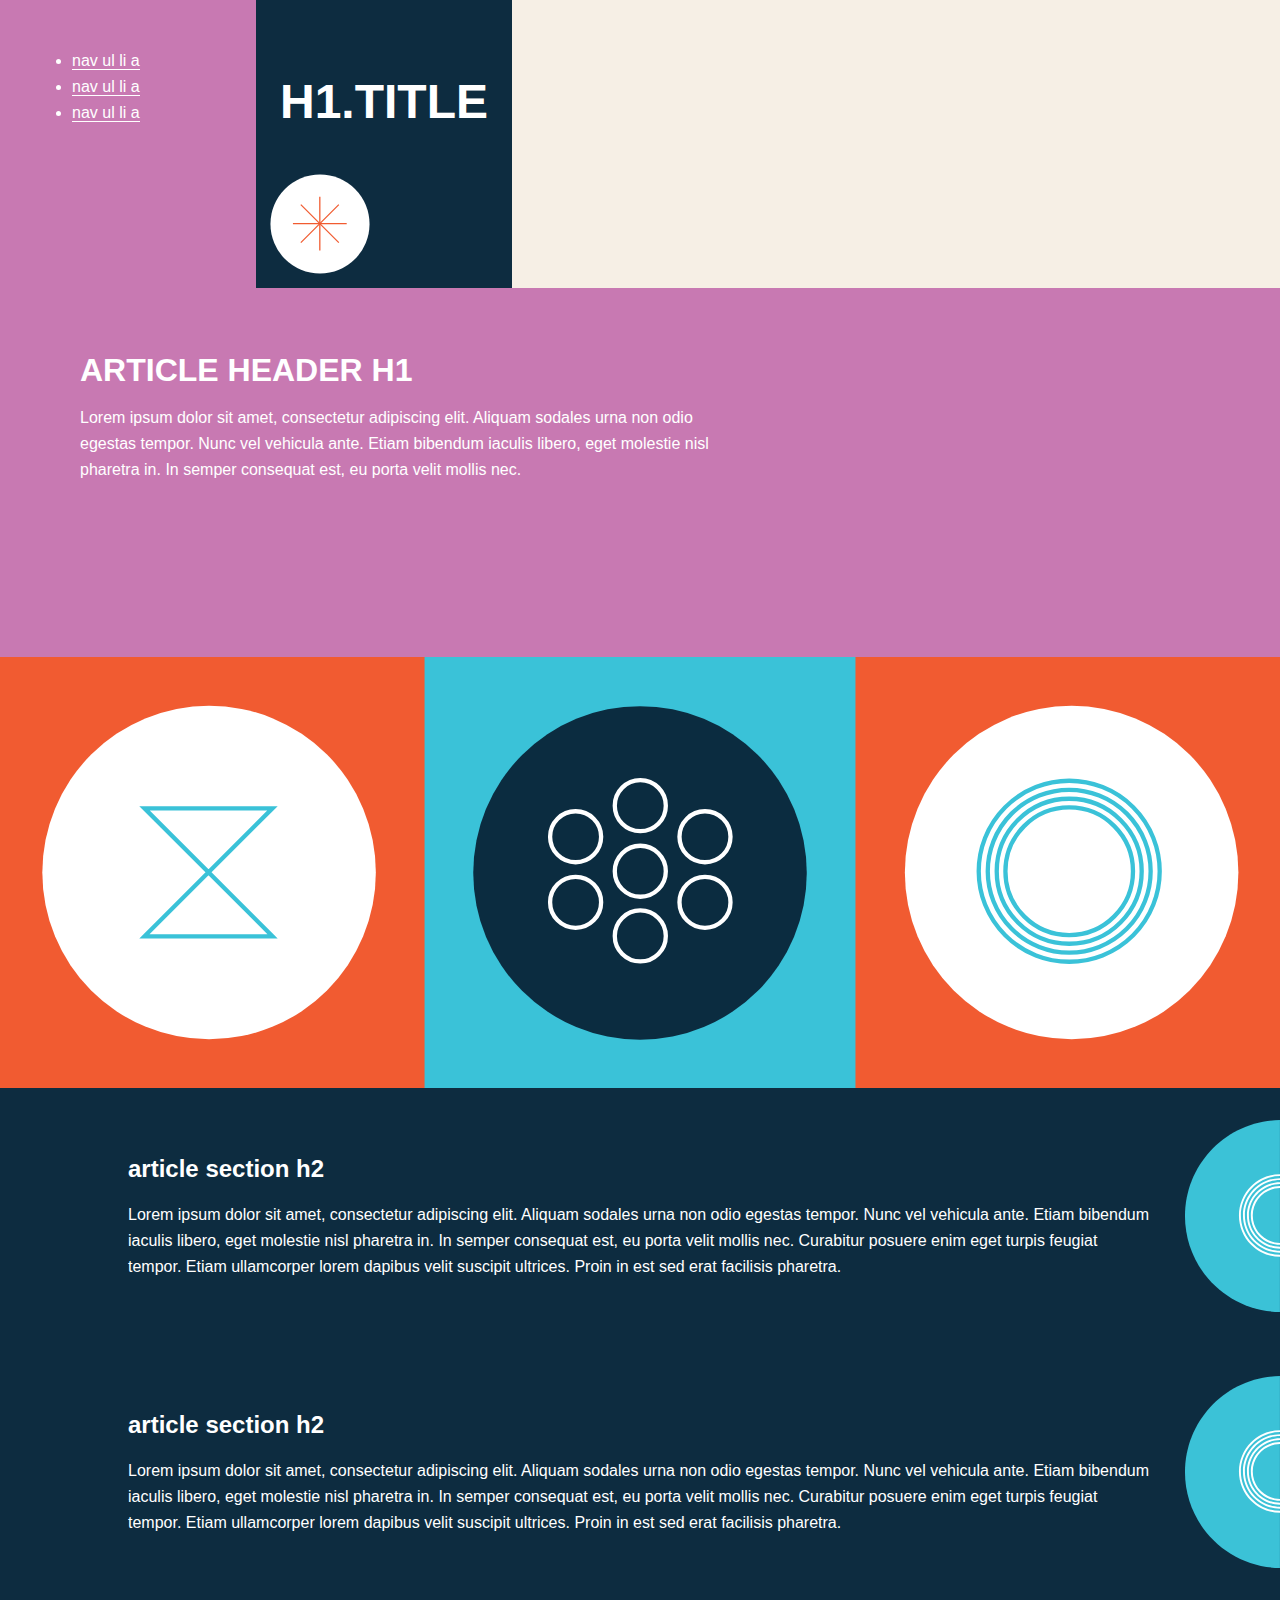
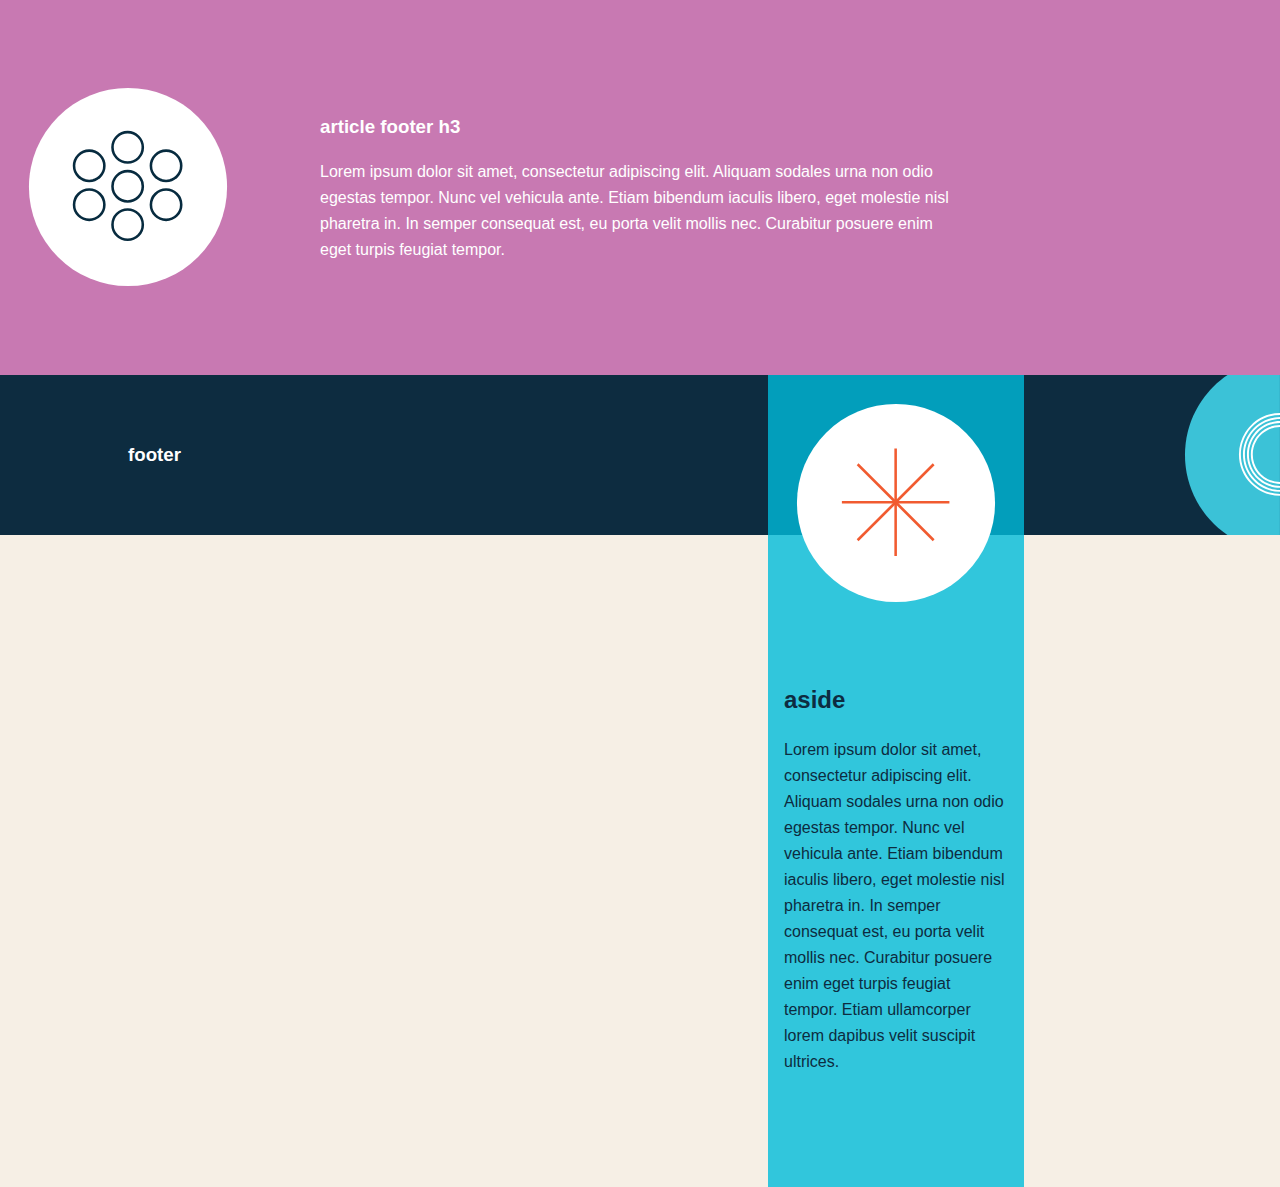
<file: ting.wei/initializr/index.html>
<!doctype html>
<!--[if lt IE 7]>      <html class="no-js lt-ie9 lt-ie8 lt-ie7" lang=""> <![endif]-->
<!--[if IE 7]>         <html class="no-js lt-ie9 lt-ie8" lang=""> <![endif]-->
<!--[if IE 8]>         <html class="no-js lt-ie9" lang=""> <![endif]-->
<!--[if gt IE 8]><!--> <html class="no-js" lang=""> <!--<![endif]-->
    <head>
        <meta charset="utf-8">
        <meta http-equiv="X-UA-Compatible" content="IE=edge,chrome=1">
        <title></title>
        <meta name="description" content="">
        <meta name="viewport" content="width=device-width, initial-scale=1">
        <link rel="apple-touch-icon" href="apple-touch-icon.png">

        <link rel="stylesheet" href="css/normalize.min.css">
        <link rel="stylesheet" href="css/theme.css">

        <script src="js/vendor/modernizr-2.8.3-respond-1.4.2.min.js"></script>
    </head>
    <body>
        <!--[if lt IE 8]>
            <p class="browserupgrade">You are using an <strong>outdated</strong> browser. Please <a href="http://browsehappy.com/">upgrade your browser</a> to improve your experience.</p>
        <![endif]-->

        <div class="header-container">
            <header class="wrapper clearfix">
                <h1 class="title">h1.title</h1>
                <nav>
                    <ul>
                        <li><a href="#">nav ul li a</a></li>
                        <li><a href="#">nav ul li a</a></li>
                        <li><a href="#">nav ul li a</a></li>
                    </ul>
                </nav>
            </header>
        </div>

        <div class="main-container">
            <div class="main wrapper clearfix">

                <article>
                    <header>
                        <h1>article header h1</h1>
                        <p>Lorem ipsum dolor sit amet, consectetur adipiscing elit. Aliquam sodales urna non odio egestas tempor. Nunc vel vehicula ante. Etiam bibendum iaculis libero, eget molestie nisl pharetra in. In semper consequat est, eu porta velit mollis nec.</p>
                    </header>
                    <section>
                        <h2>article section h2</h2>
                        <p>Lorem ipsum dolor sit amet, consectetur adipiscing elit. Aliquam sodales urna non odio egestas tempor. Nunc vel vehicula ante. Etiam bibendum iaculis libero, eget molestie nisl pharetra in. In semper consequat est, eu porta velit mollis nec. Curabitur posuere enim eget turpis feugiat tempor. Etiam ullamcorper lorem dapibus velit suscipit ultrices. Proin in est sed erat facilisis pharetra.</p>
                    </section>
                    <section>
                        <h2>article section h2</h2>
                        <p>Lorem ipsum dolor sit amet, consectetur adipiscing elit. Aliquam sodales urna non odio egestas tempor. Nunc vel vehicula ante. Etiam bibendum iaculis libero, eget molestie nisl pharetra in. In semper consequat est, eu porta velit mollis nec. Curabitur posuere enim eget turpis feugiat tempor. Etiam ullamcorper lorem dapibus velit suscipit ultrices. Proin in est sed erat facilisis pharetra.</p>
                    </section>
                    <footer>
                        <h3>article footer h3</h3>
                        <p>Lorem ipsum dolor sit amet, consectetur adipiscing elit. Aliquam sodales urna non odio egestas tempor. Nunc vel vehicula ante. Etiam bibendum iaculis libero, eget molestie nisl pharetra in. In semper consequat est, eu porta velit mollis nec. Curabitur posuere enim eget turpis feugiat tempor.</p>
                    </footer>
                </article>

                <aside>
                    <h3>aside</h3>
                    <p>Lorem ipsum dolor sit amet, consectetur adipiscing elit. Aliquam sodales urna non odio egestas tempor. Nunc vel vehicula ante. Etiam bibendum iaculis libero, eget molestie nisl pharetra in. In semper consequat est, eu porta velit mollis nec. Curabitur posuere enim eget turpis feugiat tempor. Etiam ullamcorper lorem dapibus velit suscipit ultrices.</p>
                </aside>

            </div> <!-- #main -->
        </div> <!-- #main-container -->

        <div class="footer-container">
            <footer class="wrapper">
                <h3>footer</h3>
            </footer>
        </div>

        <script src="//ajax.googleapis.com/ajax/libs/jquery/1.11.2/jquery.min.js"></script>
        <script>window.jQuery || document.write('<script src="js/vendor/jquery-1.11.2.min.js"><\/script>')</script>

        <script src="js/main.js"></script>

        <!-- Google Analytics: change UA-XXXXX-X to be your site's ID. -->
        <script>
            (function(b,o,i,l,e,r){b.GoogleAnalyticsObject=l;b[l]||(b[l]=
            function(){(b[l].q=b[l].q||[]).push(arguments)});b[l].l=+new Date;
            e=o.createElement(i);r=o.getElementsByTagName(i)[0];
            e.src='//www.google-analytics.com/analytics.js';
            r.parentNode.insertBefore(e,r)}(window,document,'script','ga'));
            ga('create','UA-XXXXX-X','auto');ga('send','pageview');
        </script>
    </body>
</html>
</file>
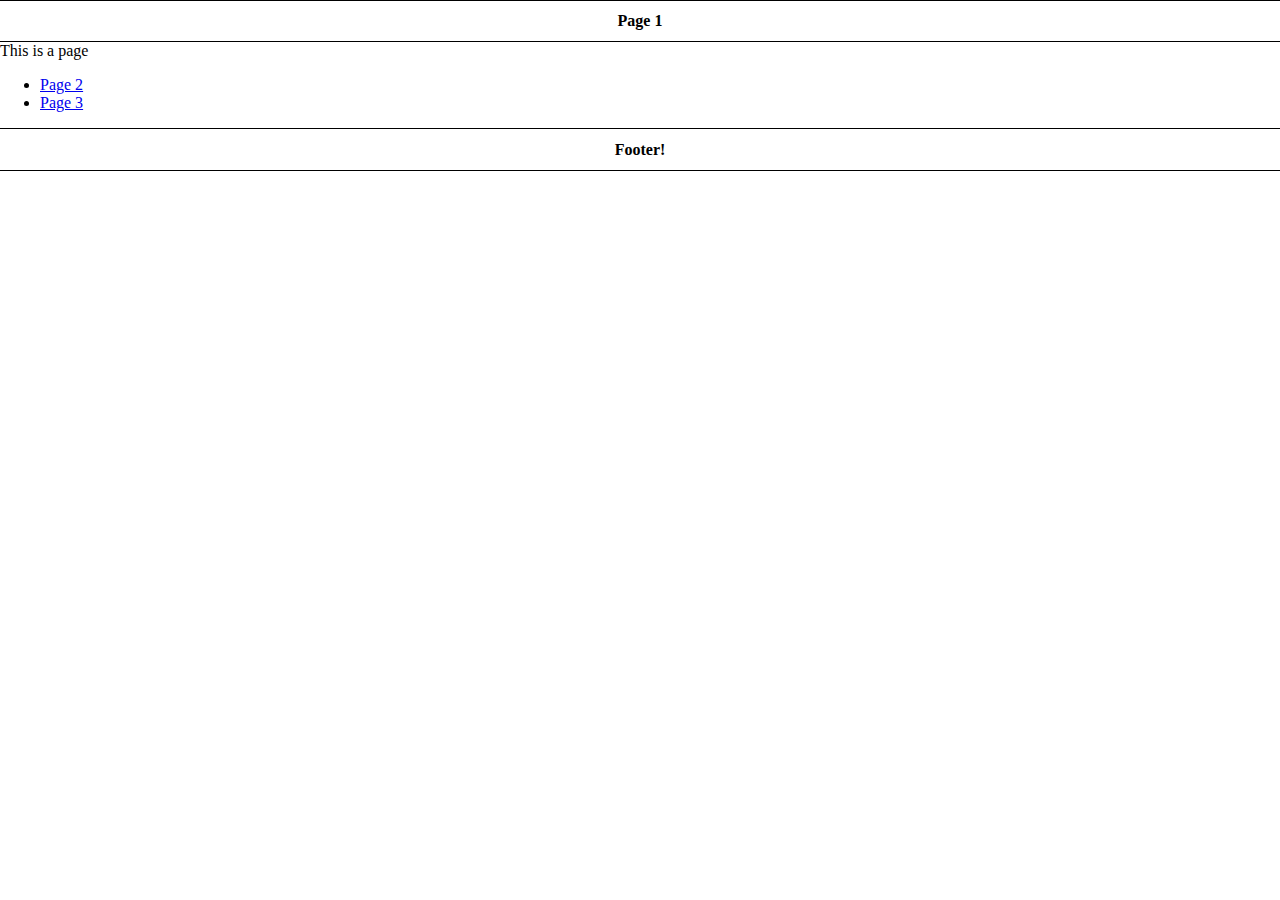
<file: ting.wei/demo/jqmobile.html>
<!DOCTYPE html>
<html lang="en">
<head>
	<meta charset="UTF-8">
	<meta name="viewport" content="width=device-width, initial-scale=1.0">
	<title>jQuery Mobile</title>

	<link rel="stylesheet" href="../lib/css/jquery.mobile.structure-1.4.5.min.css">

	<script src="../lib/js/jquery-2.2.4.min.js"></script>
	<script src="../lib/js/jquery.mobile-1.4.5.min.js"></script>

</head>
<body>

	 <section data-role="page" id="page1">
      <header data-role="header">
         <h1>Page 1</h1>
      </header>
      <div data-role="main">
         This is a page

         <ul>
            <li><a href="#page2">Page 2</a></li>
            <li><a href="#page3">Page 3</a></li>
         </ul>
      </div>
      <footer data-role="footer">
         <h1>Footer!</h1>
      </footer>
   </section>






   <section data-role="page" id="page2">
      <header data-role="header">
         <h1>Page 2</h1>
      </header>
      <div data-role="main">
         This is also a page

         <ul>
            <li><a href="#page1">Page 1</a></li>
            <li><a href="#page3">Page 3</a></li>
         </ul>
      </div>
      <footer data-role="footer">
         <h1>Footer!</h1>
      </footer>
   </section>





   <section data-role="page" id="page3">
      <header data-role="header">
         <h1>Page 3</h1>
         <a href="#" data-rel="back">Back</a>
      </header>
      <div data-role="main">
         This is still a page

         <ul>
            <li><a href="#page1">Page 1</a></li>
         </ul>
      </div>
   </section>
</body>
</html>
</file>
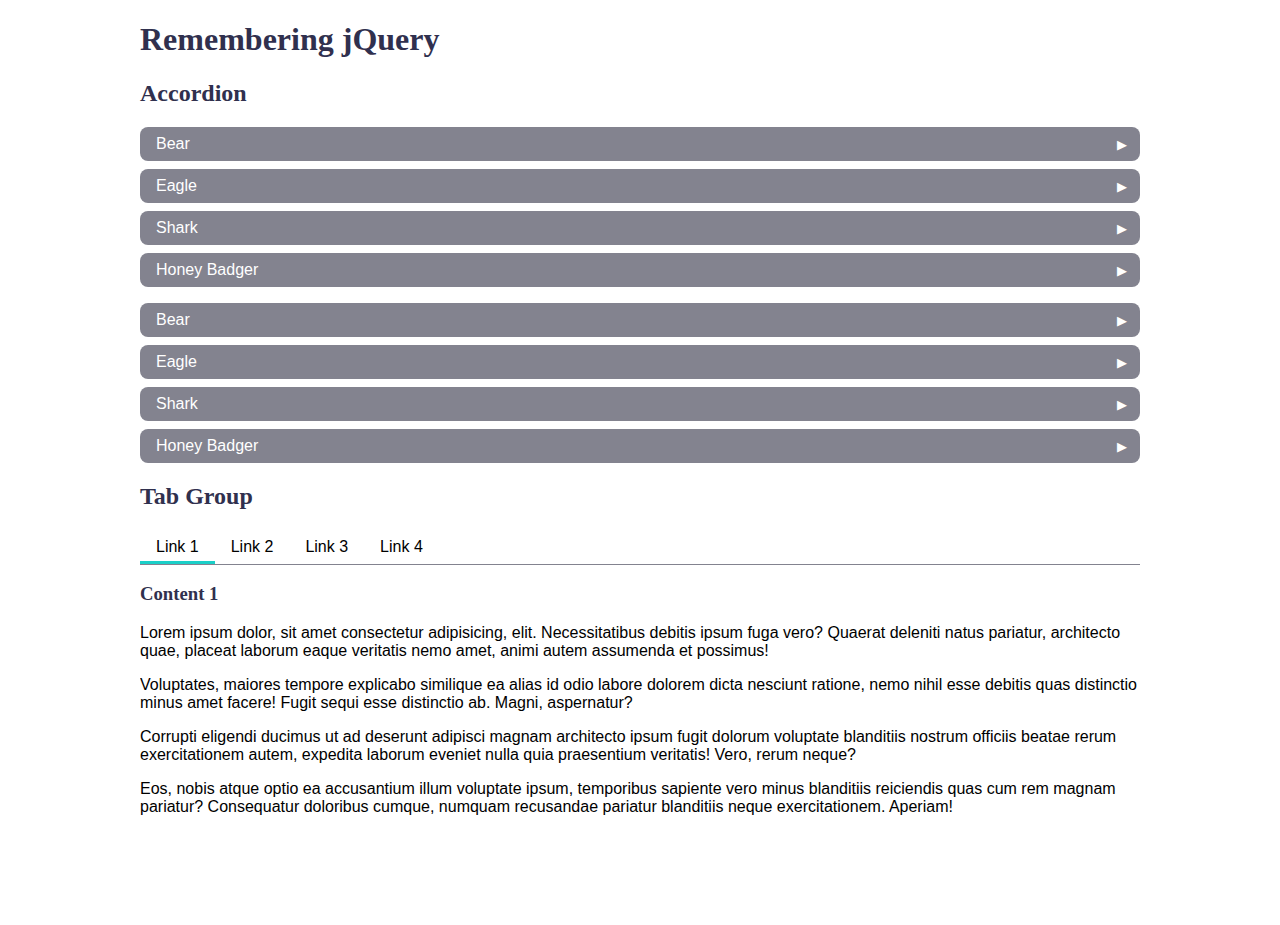
<file: ting.wei/demo/jquery.html>
<!DOCTYPE html>
<html lang="en">
<head>
   <meta charset="UTF-8">
   <meta name="viewport" content="width=device-width, initial-scale=1.0">
   <title>Jquery Demos</title>

   <link rel="stylesheet" href="../css/style.css">

   <script src="https://code.jquery.com/jquery-3.2.1.min.js"></script>
   <script>
   $(()=>{

      /* ACCORDION */
      $('.accordion dt').on('click',function(e){
         // lexical this
         // $(this).next().toggle();
         // $(this).next().slideToggle();
         // $(this).next().slideDown()
         //    .siblings('dd').slideUp();

         if($(this).hasClass('active')) {
            $(this).removeClass('active')
               .next().slideUp();
         } else {
            $(this).addClass('active')
               .siblings('dt').removeClass('active');
            $(this).next().slideDown()
               .siblings('dd').slideUp();
         }
      })



      /* TAB GROUP */
      $('.tabgroup .tab').on('click',function(e) {
         let index = $(this).index();

         $(this).addClass('active')
            .siblings().removeClass('active');

         $(this)
            .closest('.tabgroup').find('.content')
            .eq(index).addClass('active')
            .siblings().removeClass('active');
      })
   })
   </script>
</head>
<body>
   <header class="container">
      <h1>Remembering jQuery</h1>
   </header>

   <div class="container">
      <h2>Accordion</h2>

      <dl class="accordion">
         <!-- (dt+dd)*4 -->
         <dt>Bear</dt>
         <dd>Lives in the woods</dd>
         <dt>Eagle</dt>
         <dd>Lives in the sky</dd>
         <dt>Shark</dt>
         <dd>Lives in the ocean</dd>
         <dt>Honey Badger</dt>
         <dd>Don't give a crap</dd>
      </dl>


      <dl class="accordion">
         <!-- (dt+dd)*4 -->
         <dt>Bear</dt>
         <dd>Lives in the woods</dd>
         <dt>Eagle</dt>
         <dd>Lives in the sky</dd>
         <dt>Shark</dt>
         <dd>Lives in the ocean</dd>
         <dt>Honey Badger</dt>
         <dd>Don't give a crap</dd>
      </dl>

   </div>

   <div class="container">
      <h2>Tab Group</h2>

      <div class="tabgroup">
         <div class="tabs">
            <!-- .tab*4{Link $} -->
            <div class="tab active">Link 1</div>
            <div class="tab">Link 2</div>
            <div class="tab">Link 3</div>
            <div class="tab">Link 4</div>
         </div>
         <div class="contents">
            <!-- .content*4>h3{Content $}+div>p*4>lorem30 -->
            <div class="content active">
               <h3>Content 1</h3>
               <div>
                  <p>Lorem ipsum dolor, sit amet consectetur adipisicing, elit. Necessitatibus debitis ipsum fuga vero? Quaerat deleniti natus pariatur, architecto quae, placeat laborum eaque veritatis nemo amet, animi autem assumenda et possimus!</p>
                  <p>Voluptates, maiores tempore explicabo similique ea alias id odio labore dolorem dicta nesciunt ratione, nemo nihil esse debitis quas distinctio minus amet facere! Fugit sequi esse distinctio ab. Magni, aspernatur?</p>
                  <p>Corrupti eligendi ducimus ut ad deserunt adipisci magnam architecto ipsum fugit dolorum voluptate blanditiis nostrum officiis beatae rerum exercitationem autem, expedita laborum eveniet nulla quia praesentium veritatis! Vero, rerum neque?</p>
                  <p>Eos, nobis atque optio ea accusantium illum voluptate ipsum, temporibus sapiente vero minus blanditiis reiciendis quas cum rem magnam pariatur? Consequatur doloribus cumque, numquam recusandae pariatur blanditiis neque exercitationem. Aperiam!</p>
               </div>
            </div>
            <div class="content">
               <h3>Content 2</h3>
               <div>
                  <p>Lorem ipsum dolor sit amet consectetur, adipisicing elit. Tempora porro optio perferendis, inventore, exercitationem hic iusto earum cum sequi possimus in consectetur rem consequuntur eos, quos. Tenetur reprehenderit, odio accusantium?</p>
                  <p>Aut qui ipsa cum obcaecati, vero nulla doloribus maxime, non consectetur sed cumque ad pariatur doloremque unde porro ratione inventore itaque nobis consequuntur laborum, sunt deserunt delectus. Laborum, officiis, molestiae!</p>
                  <p>Aliquid deleniti sapiente et autem asperiores consectetur corporis, voluptatibus modi, nostrum omnis odit, perspiciatis earum consequuntur magnam a quam? Repellat expedita commodi placeat iure excepturi praesentium repudiandae nostrum temporibus, ipsum.</p>
                  <p>Deserunt repellendus iure sint amet, mollitia, laudantium similique quod dolor aliquid molestias ea numquam, unde. Quia, ab dolore doloribus consequatur labore ullam omnis eligendi mollitia voluptatibus qui accusantium deleniti vero?</p>
               </div>
            </div>
            <div class="content">
               <h3>Content 3</h3>
               <div>
                  <p>Lorem ipsum, dolor, sit amet consectetur adipisicing elit. Porro aut, deleniti ea quis adipisci. Repellat voluptatem sapiente, eius error, quod in corporis adipisci tenetur excepturi nisi, nihil quibusdam dolor. Dolor.</p>
                  <p>Rem, voluptate. Quibusdam dignissimos, at voluptas corrupti praesentium harum, repudiandae facere corporis, facilis id beatae qui expedita illum aut. Quasi incidunt temporibus minus sequi commodi pariatur, soluta, fuga recusandae quibusdam.</p>
                  <p>Deleniti quasi obcaecati nobis fugiat odio tenetur. Fugiat vitae pariatur officia deserunt explicabo distinctio. Quod, itaque quos dicta praesentium veritatis beatae delectus, excepturi nisi quia. Error neque id ullam, mollitia!</p>
                  <p>Sequi eligendi commodi eveniet, a hic alias fuga explicabo harum voluptas laudantium. Iste ipsa, iusto id repudiandae? Libero labore aut hic ab beatae repudiandae doloribus voluptas. Labore in saepe corrupti?</p>
               </div>
            </div>
            <div class="content">
               <h3>Content 4</h3>
               <div>
                  <p>Lorem ipsum dolor sit amet consectetur adipisicing elit. Sed hic itaque aliquid cumque ducimus rem molestiae fuga maxime similique, repellendus id laudantium illo repellat totam delectus, consequuntur quod sit, ea!</p>
                  <p>Nesciunt quae fugiat aliquam recusandae voluptates ea, asperiores consequuntur odio quo, mollitia adipisci minus et quaerat, obcaecati. Ut est sint consequatur tempora odit vitae, ipsam iste magni, ratione ipsa delectus!</p>
                  <p>Repellat accusamus fugiat saepe quae eius sed incidunt, alias non iste, quibusdam pariatur omnis minus deserunt harum, praesentium autem et at modi beatae soluta. Voluptates natus doloremque nemo. Nostrum, excepturi.</p>
                  <p>Error, mollitia illum! Eligendi autem debitis optio, maiores tempora, placeat deserunt exercitationem atque quis adipisci cupiditate. Repellat nulla saepe perspiciatis dicta omnis iure cupiditate culpa quibusdam. Commodi sed vel praesentium?</p>
               </div>
            </div>
         </div>
      </div>
   </div>
</body>

</html>
</file>
<file: ting.wei/initializr/css/theme.css>
/* reference from http://www.csszengarden.com/221/ */


/* 
==========================================================================
Some globals
==========================================================================
*/
abbr[title],
acronym[title] {
  border-bottom-width: 0;
}
html,
body {
  font-family: "ff-meta-web-pro", sans-serif;
  text-rendering: optimizeLegibility;
  font-size: 100%;
  line-height: 26px;
  background: #f6efe5;
  background-size: 60%;
  color: #0d2c40;
}
a {
  color: #0d2c40;
  text-decoration: none;
  border-bottom: 1px solid #0d2c40;
  -webkit-transition: all 0.2s ease-out;
  -moz-transition: all 0.2s ease-out;
  -o-transition: all 0.2s ease-out;
  -ms-transition: all 0.2s ease-out;
  transition: all 0.2s ease-out;
}
a:hover {
  color: rgba(0, 0, 0, 0.4);
  border-bottom: 1px solid rgba(0, 0, 0, 0.4);
}


/* 
==========================================================================
Header-container
==========================================================================
*/
.header-container {
  overflow: hidden;
}
.header-container header {
  position: relative;
  background: #c879b2;
  overflow: hidden;
  width: 40%;
  height: 18em;
  float: left;
  -webkit-transition: all 0.4s ease;
  -moz-transition: all 0.4s ease;
  -o-transition: all 0.4s ease;
  -ms-transition: all 0.4s ease;
  transition: all 0.4s ease;
}
  @media (max-width: 70em) {
    .header-container header {
      background: #f15a30;
      width: 100%;
      height: 27em;
    }
  }
  @media (max-width: 53em) {
    .header-container header {
      height: 20em;
    }
  }


.title {
  text-transform: uppercase;
  position: relative;
  background: #0d2c40 url(img/icon-star.svg) no-repeat left bottom;
  background-size: 50%;
  float: right;
  color: #ffffff;
  font-size: 300%;
  line-height: 1.25em;
  width: 50%;
  height: 6em;
  margin: 0 0 0 0;
  padding: 1.5em 0.5em 0 0.5em;
  -webkit-box-sizing: border-box;
  -moz-box-sizing: border-box;
  box-sizing: border-box;
}
  @media (max-width: 70em) {
    .title {
      background: #0d2c40 url(img/icon-star.svg) no-repeat left bottom;
      background-size: 49%;
      width: 66.666%;
      height: 9em;
      padding: 1em 0.5em 0 0.5em;
    }
  }
  @media (max-width: 53em) {
    .title {
      background: #0d2c40 url(img/icon-star.svg) no-repeat left bottom;
      background-size: 49%;
      font-size: 200%;
      width: 66.666%;
      height: 10em;
      padding: 1em 0.5em 0 0.5em;
    }
  }

/*nav*/
  .header-container nav {
  font-size: 100%;
  color: #ffffff;
  height: 10em;
  margin: 0;
  padding: 2em 2em 2em 2em;
  -webkit-box-sizing: border-box;
  -moz-box-sizing: border-box;
  box-sizing: border-box;
}
  @media (max-width: 70em) {
    .header-container nav {
      width: 100%;
      height: auto;
      padding: 2em 2em 37% 1em;
    }
  }

.header-container nav a {
  color: #ffffff;
  text-decoration: none;
  border-bottom: 1px solid #ffffff;
}
.header-container nav a:hover {
  color: rgba(0, 0, 0, 0.4);
  border-bottom: 1px solid rgba(0, 0, 0, 0.4);
}

/* 
==========================================================================
Main-container
==========================================================================
*/

.main-container header {
  font-size: 100%;
  color: #ffffff;
  width: 100%;
 
  background: #c879b2 url(img/icons-3-pack.svg);
  background-repeat: no-repeat;
  background-position: center bottom;
  background-size: 101%;
  height: 50em;
  margin: 0;
  padding: 3em 5em 10em 5em;
  -webkit-box-sizing: border-box;
  -moz-box-sizing: border-box;
  box-sizing: border-box;
}
  @media (max-width: 70em) {
    .main-container header {
      width: 100%;
      height: auto;
      padding: 2em 1em 37% 1em;
    }
  }

 .main-container header h1 {
  text-transform: uppercase;
  font-size: 200%;
}

.main-container header p {
  padding: 0 40% 2em 0 ;
  margin: 0;
}
  @media (max-width: 70em) {
    .main-container header p {
      padding: 0 0 1em 35%;
    }
  }
  @media (max-width: 53em) {
    .main-container header p {
      padding: 0 0 1em 0;
    }
  }


.main-container section {
  background: #0d2c40 url(img/icon-half.svg);
  background-repeat: no-repeat;
  background-position: right center;
  background-size: 15%;
  position: relative;
  color: #ffffff;
  width: 100%;
  margin: 0;
  padding: 3em 8em;
  -webkit-box-sizing: border-box;
  -moz-box-sizing: border-box;
  box-sizing: border-box;
}
  @media (max-width: 70em) {
    .main-container section {
      width: 1006%;
      margin: 0;
    }
  }
  @media (max-width: 53em) {
    .main-container section {
      background: #0d2c40;
      width: 100%;
      margin: 0;
      padding: 1em;
    }
  }



/* 
==========================================================================
Aside
==========================================================================
*/

  .main-container aside {
  background: rgba(0, 188, 217, 0.8) url(img/icon-star.svg) no-repeat left top;
  background-size: 100%;
  position: absolute;
  right: 20%;
  z-index: 2;
  margin-left: 0;
  width: 20%;
  padding: 18em 1em 6em 1em;
  -webkit-box-sizing: border-box;
  -moz-box-sizing: border-box;
  box-sizing: border-box;
}
  @media (max-width: 70em) {
    .main-container aside {
      right: 0;
      width: 33.250%;
      padding: 20em 1em 6em 1em;
    }
  }
  @media (max-width: 53em) {
    .main-container aside {
      background: rgba(0, 188, 217, 0.8) url(img/icon-star.svg) no-repeat center top;
      background-size: 33%;
      position: relative;
      right: 0;
      width: 100%;
      margin-top: 0;
      padding: 11em 1em 1em 1em;
    }
  }
  @media (max-width: 33em) {
    .main-container aside {
      background: rgba(0, 188, 217, 0.8) url(img/icon-star.svg) no-repeat center top;
      background-size: 33%;
      position: relative;
      right: 0;
      width: 100%;
      margin-top: 0;
      padding: 2em 1em 1em 1em;
    }
  }
.main-container aside h3 {
  font-size: 150%;
}

/* 
==========================================================================
footer-container
==========================================================================
*/
.main-container footer {
  background: #c879b2 url(img/icon-circles.svg);
  background-repeat: no-repeat;
  background-position: left center;
  background-size: 20%;
  position: relative;
  color: #ffffff;
  width: 100%;
  margin: 0;
  padding: 6em 20em;
  -webkit-box-sizing: border-box;
  -moz-box-sizing: border-box;
  box-sizing: border-box;
  overflow: hidden;
}
 @media (max-width: 70em) {
    .main-container footer {
      width: 100%;
      margin: 0;
    }
  }
  @media (max-width: 53em) {
    .main-container footer {
      background: #c879b2;
      width: 100%;
      margin: 0;
      padding: 1em;
    }
  }

/*  footerfooter*/

.footer-container footer {
  background: #0d2c40 url(img/icon-half.svg);
  background-repeat: no-repeat;
  background-position: right center;
  background-size: 15%;
  position: relative;
  color: #ffffff;
  width: 100%;
  margin: 0;
  padding: 3em 8em;
  -webkit-box-sizing: border-box;
  -moz-box-sizing: border-box;
  box-sizing: border-box;
}
  @media (max-width: 70em) {
    .footer-container footer {
      width: 1006%;
      margin: 0;
    }
  }
  @media (max-width: 53em) {
    .footer-container footer {
      background: #0d2c40;
      width: 100%;
      margin: 0;
      padding: 1em;
    }
  }
</file>
<file: ting.wei/css/style.css>
/* CSS RESET */

*, *::after, *::before {
   box-sizing:border-box;
}

:root {
   --font-sans:Helvetica, Arial, sans-serif;
   --font-serif:Georgia, serif;

   --color-neutral-lighter:#f0f0f1;
   --color-neutral-light:#e0e0e5;
   --color-neutral-mediumer:#b4b4be;
   --color-neutral-medium:#83838f;
   --color-neutral-dark:#30304e;

    --color-main-light: #d5fffe;
    --color-main-medium: #1acfc8;
    --color-main-dark: #1e5452;

   --color-white:#fff;
   --color-black:#000;

   --header-height:3rem;
}

body {
   margin:0;
   font-size:100%;
   font-family:var(--font-sans);
}

h1,
h2,
h3,
h4,
h5,
h6 {
   color:var(--color-neutral-dark);
   font-family:var(--font-serif);
}




a {
   color:inherit;
   font-weight:bold;
   text-decoration:none;
}
   a:hover {
      text-decoration: underline;
   }





/* LAYOUT CLASSES */

.container {
   max-width:1000px;
   margin-left: auto;
   margin-right: auto;
}
.hidden { display:none; }




.display-flex { display:flex; }
.display-block { display:block; }
.display-inline-flex { display:inline-flex; }
.display-inline-block { display:inline-block; }

.flex-stretch { flex: 1 1 auto; }
.flex-none { flex:none; }

.flex-justify-center { justify-content:center; }
.flex-align-center { align-items:center; }





/* Components */

.navbar {
   background-color:var(--color-neutral-dark);
   color:var(--color-neutral-lighter);
   line-height:var(--header-height);
}
.navbar h1 {
   font-family:var(--font-sans);
   color:inherit;
   font-size:1em;
   margin:0;
}
.navbar a {
   display:block;
   padding:0 0.5em;
}
.navbar a:hover {
   text-decoration: none;
   background-color:var(--color-neutral-light);
   color:var(--color-neutral-dark);
}



.nav ul {
   margin-top:0;
   margin-bottom:0;
   padding-left:0;
   list-style-type:none;
}






/* ACCORDION */
.accordion dt {
    background-color: var(--color-neutral-medium);
    padding: 0.5em 1em;
    color: var(--color-white);
    cursor:pointer;
    border-radius: 0.5em;
    position:relative;
    transition:0.1s;
    transition-delay:0.4s;
}
.accordion dt.active {
    border-radius: 0.5em 0.5em 0 0;
    transition:0s;
    transition-delay:0s;
}
.accordion dt::after {
   content:'▶';
   color:inherit;
   font-size:0.8em;
   position:absolute;
   right:1em;
   top:50%;
   transform:translateY(-50%) rotate(0deg);
   transition:all 0.5s;
}
.accordion dt.active::after {
   transform:translateY(-50%) rotate(90deg);
}
.accordion dd {
    margin-left: 0;
    padding: calc(1em - 2px);
    border: 2px solid var(--color-neutral-medium);
    border-top-width:0;
    display:none;
    border-radius: 0 0 0.5em 0.5em;
}
.accordion dt~dt {
   margin-top:0.5em;
}








/* TAB GROUP */
.tabgroup {}
.tabs {
   display:flex;
   border-bottom:1px solid var(--color-neutral-medium);
}
.tab {
   padding:0.5em 1em;
   text-align:center;
   cursor:pointer;
   position:relative;
}
.tab:hover {
   background-color:var(--color-neutral-light);
}
.tab::after {
   content:'';
   position:absolute;
   bottom:0;
   left:0;
   width:100%;
   height:0;
   transition:all 0.3s;
   background-color:var(--color-main-medium);
}
.tab.active::after {
   height:3px;
}
.contents {
   height:40vh;
   position:relative;
   overflow:hidden;
}
.content {
   position:absolute;
   top:0;
   left:0;
   width:100%;
   height:100%;
   overflow:auto;
   transition:all 0.3s;
   opacity:0;
   pointer-events:none;
}
.content.active {
   opacity:1;
   pointer-events:initial;
}









@media (max-width:1000px) {
   .container {
      padding:0 1em;
   }
}

.menu-button { display:none; }

@media (max-width:500px) {
   .navbar>.display-flex {
      flex-wrap:wrap;
   }
   .navbar .nav {
      width:100%;
   }

   .menu-button { display:block; }

   .navbar .nav ul {
      display:none;
   }

   #menu:checked + .navbar .nav ul {
      display:block;
      padding-bottom:0.5em;
   }
   #menu:checked + .navbar .nav li {
      line-height:calc(var(--header-height) * 0.66);
   }
}
</file>
